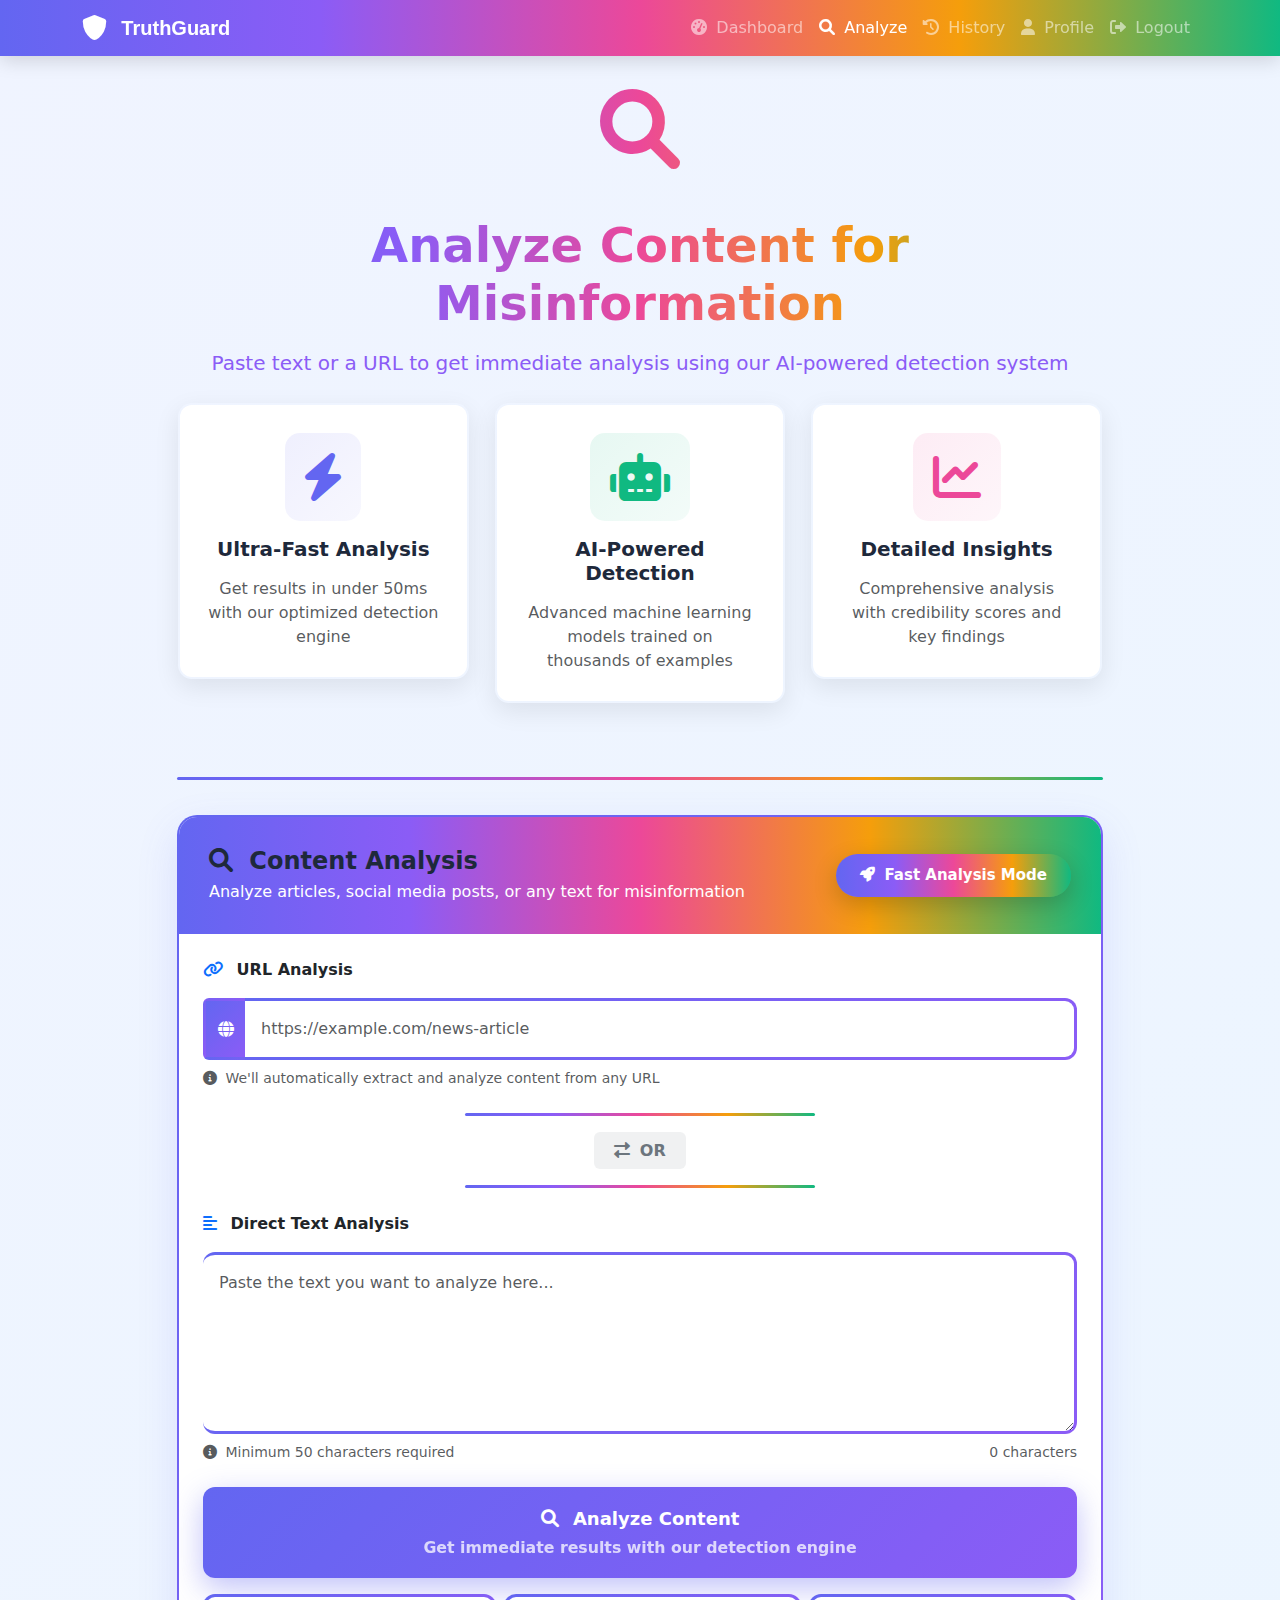
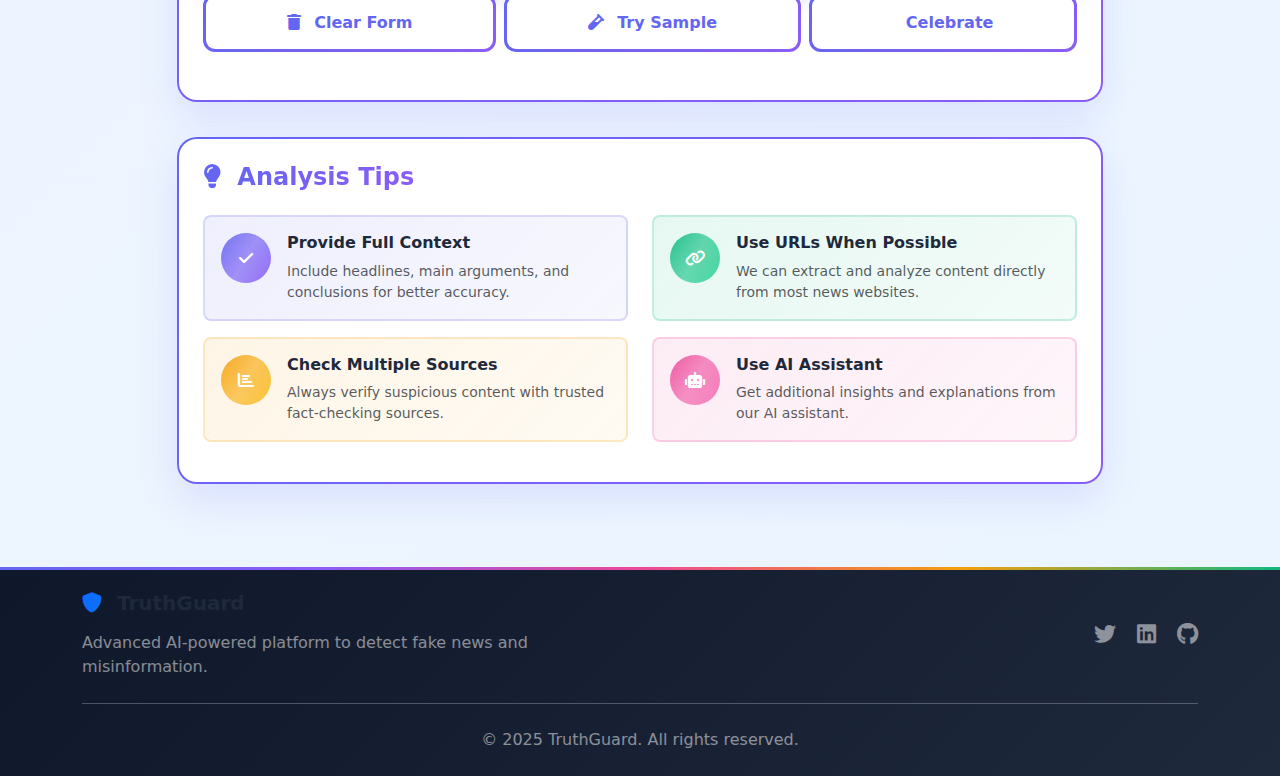
<file: milestone 2 process/templates/analyze.html>
<!DOCTYPE html>
<html lang="en">
<head>
    <meta charset="UTF-8">
    <meta name="viewport" content="width=device-width, initial-scale=1.0">
    <title>TruthGuard - Analyze Content</title>
    <link href="https://cdn.jsdelivr.net/npm/bootstrap@5.1.3/dist/css/bootstrap.min.css" rel="stylesheet">
    <link rel="stylesheet" href="https://cdnjs.cloudflare.com/ajax/libs/font-awesome/6.0.0/css/all.min.css">
    <link rel="stylesheet" href="https://cdnjs.cloudflare.com/ajax/libs/animate.css/4.1.1/animate.min.css">
    <style>
        :root {
            --primary-color: #6366f1;
            --primary-dark: #4f46e5;
            --primary-light: #818cf8;
            --secondary-color: #8b5cf6;
            --success-color: #10b981;
            --warning-color: #f59e0b;
            --danger-color: #ef4444;
            --info-color: #06b6d4;
            --accent-color: #ec4899;
            --dark-color: #1e293b;
            --light-color: #f8fafc;
            --gradient-primary: linear-gradient(135deg, #6366f1 0%, #8b5cf6 100%);
            --gradient-success: linear-gradient(135deg, #10b981 0%, #34d399 100%);
            --gradient-warning: linear-gradient(135deg, #f59e0b 0%, #fbbf24 100%);
            --gradient-danger: linear-gradient(135deg, #ef4444 0%, #f87171 100%);
            --gradient-info: linear-gradient(135deg, #06b6d4 0%, #22d3ee 100%);
            --gradient-accent: linear-gradient(135deg, #ec4899 0%, #f472b6 100%);
            --gradient-dark: linear-gradient(135deg, #0f172a 0%, #1e293b 100%);
            --gradient-rainbow: linear-gradient(90deg,
                #6366f1 0%,
                #8b5cf6 25%,
                #ec4899 50%,
                #f59e0b 75%,
                #10b981 100%
            );
        }

        body {
            background: linear-gradient(135deg, #f0f4ff 0%, #e6f7ff 100%);
            min-height: 100vh;
            font-family: 'Segoe UI', system-ui, -apple-system, sans-serif;
            animation: backgroundPulse 15s ease infinite;
            background-size: 200% 200%;
        }

        @keyframes backgroundPulse {
            0% { background-position: 0% 50%; }
            50% { background-position: 100% 50%; }
            100% { background-position: 0% 50%; }
        }

        .nav-gradient {
            background: var(--gradient-rainbow);
            box-shadow: 0 4px 20px rgba(0, 0, 0, 0.15);
            border-bottom: none;
            animation: navShimmer 3s ease infinite;
        }

        @keyframes navShimmer {
            0% { background-position: 0% 50%; }
            50% { background-position: 100% 50%; }
            100% { background-position: 0% 50%; }
        }

        .main-card {
            border-radius: 20px;
            border: 2px solid transparent;
            background: linear-gradient(white, white) padding-box,
                        var(--gradient-primary) border-box;
            box-shadow: 0 15px 40px rgba(99, 102, 241, 0.15);
            overflow: hidden;
            margin-bottom: 35px;
            transition: all 0.5s cubic-bezier(0.4, 0, 0.2, 1);
            animation: cardFloat 6s ease-in-out infinite;
        }

        @keyframes cardFloat {
            0%, 100% { transform: translateY(0) rotate(0deg); }
            33% { transform: translateY(-10px) rotate(0.5deg); }
            66% { transform: translateY(-5px) rotate(-0.5deg); }
        }

        .main-card:hover {
            transform: translateY(-10px) scale(1.01);
            box-shadow: 0 25px 60px rgba(99, 102, 241, 0.25);
            animation-play-state: paused;
        }

        .card-header-gradient {
            background: var(--gradient-rainbow);
            padding: 30px;
            border: none;
            position: relative;
            overflow: hidden;
        }

        .card-header-gradient::before {
            content: '';
            position: absolute;
            top: 0;
            left: -100%;
            width: 100%;
            height: 100%;
            background: linear-gradient(90deg,
                transparent,
                rgba(255, 255, 255, 0.4),
                transparent
            );
            animation: shine 3s infinite;
        }

        @keyframes shine {
            0% { left: -100%; }
            100% { left: 100%; }
        }

        .result-card {
            background: white;
            border-radius: 20px;
            padding: 35px;
            margin: 30px 0;
            box-shadow: 0 10px 30px rgba(0, 0, 0, 0.1);
            border: 3px solid transparent;
            background-clip: padding-box;
            position: relative;
            overflow: hidden;
            transition: all 0.4s ease;
            animation: slideUp 0.6s ease-out;
        }

        @keyframes slideUp {
            from {
                opacity: 0;
                transform: translateY(30px);
            }
            to {
                opacity: 1;
                transform: translateY(0);
            }
        }

        .result-card::before {
            content: '';
            position: absolute;
            top: -3px;
            left: -3px;
            right: -3px;
            bottom: -3px;
            border-radius: 23px;
            z-index: -1;
            opacity: 0;
            transition: opacity 0.4s ease;
        }

        .result-card:hover::before {
            opacity: 1;
        }

        .result-reliable {
            border-image: var(--gradient-success) 1;
        }
        .result-reliable::before { background: var(--gradient-success); }

        .result-suspicious {
            border-image: var(--gradient-warning) 1;
        }
        .result-suspicious::before { background: var(--gradient-warning); }

        .result-fake {
            border-image: var(--gradient-danger) 1;
        }
        .result-fake::before { background: var(--gradient-danger); }

        .result-unknown {
            border-image: var(--gradient-primary) 1;
        }
        .result-unknown::before { background: var(--gradient-primary); }

        .loading-overlay {
            position: fixed;
            top: 0; left: 0; right: 0; bottom: 0;
            background: rgba(255, 255, 255, 0.98);
            display: none;
            flex-direction: column;
            justify-content: center;
            align-items: center;
            z-index: 9999;
            backdrop-filter: blur(10px);
        }

        .spinner-container {
            position: relative;
            width: 100px;
            height: 100px;
        }

        .spinner {
            position: absolute;
            width: 100%;
            height: 100%;
            border: 8px solid transparent;
            border-radius: 50%;
            animation: spin 1.5s linear infinite;
        }

        .spinner-1 {
            border-top: 8px solid var(--primary-color);
            animation-delay: 0s;
        }

        .spinner-2 {
            border-top: 8px solid var(--secondary-color);
            animation-delay: 0.2s;
        }

        .spinner-3 {
            border-top: 8px solid var(--accent-color);
            animation-delay: 0.4s;
        }

        @keyframes spin {
            0% { transform: rotate(0deg); }
            100% { transform: rotate(360deg); }
        }

        .stats-grid {
            display: grid;
            grid-template-columns: repeat(auto-fit, minmax(160px, 1fr));
            gap: 20px;
            margin: 25px 0;
        }

        .stat-item {
            background: white;
            padding: 25px;
            border-radius: 15px;
            text-align: center;
            box-shadow: 0 8px 25px rgba(0, 0, 0, 0.08);
            transition: all 0.4s ease;
            border: 2px solid transparent;
            position: relative;
            overflow: hidden;
            animation: statPulse 4s ease infinite;
        }

        @keyframes statPulse {
            0%, 100% { transform: translateY(0); }
            50% { transform: translateY(-5px); }
        }

        .stat-item::before {
            content: '';
            position: absolute;
            top: 0;
            left: 0;
            right: 0;
            height: 5px;
        }

        .stat-item:hover {
            transform: translateY(-8px) scale(1.05);
            box-shadow: 0 15px 35px rgba(0, 0, 0, 0.15);
            animation-play-state: paused;
        }

        .stat-item.credibility::before { background: var(--gradient-success); }
        .stat-item.sensationalism::before { background: var(--gradient-warning); }
        .stat-item.words::before { background: var(--gradient-info); }
        .stat-item.time::before { background: var(--gradient-primary); }

        .stat-label {
            font-size: 13px;
            color: var(--secondary-color);
            text-transform: uppercase;
            font-weight: 700;
            letter-spacing: 1px;
            margin-bottom: 10px;
        }

        .stat-value {
            font-size: 32px;
            font-weight: 800;
            background: var(--gradient-primary);
            -webkit-background-clip: text;
            -webkit-text-fill-color: transparent;
            background-clip: text;
            margin: 10px 0;
            font-family: 'Inter', system-ui, -apple-system, sans-serif;
        }

        .score-circle {
            width: 140px;
            height: 140px;
            border-radius: 50%;
            display: flex;
            align-items: center;
            justify-content: center;
            font-size: 32px;
            font-weight: bold;
            color: white;
            margin: 0 auto;
            box-shadow: 0 12px 30px rgba(0, 0, 0, 0.2);
            position: relative;
            overflow: hidden;
            animation: scorePulse 2s ease-in-out infinite;
        }

        @keyframes scorePulse {
            0%, 100% { transform: scale(1); box-shadow: 0 12px 30px rgba(0, 0, 0, 0.2); }
            50% { transform: scale(1.05); box-shadow: 0 15px 40px rgba(0, 0, 0, 0.3); }
        }

        .score-circle::after {
            content: '';
            position: absolute;
            inset: 5px;
            background: inherit;
            border-radius: 50%;
            z-index: 1;
        }

        .score-circle span {
            position: relative;
            z-index: 2;
            text-shadow: 0 2px 10px rgba(0, 0, 0, 0.2);
        }

        .score-high { background: var(--gradient-success); }
        .score-medium { background: var(--gradient-warning); }
        .score-low { background: var(--gradient-danger); }

        .finding-item {
            background: white;
            border-radius: 15px;
            padding: 22px;
            margin-bottom: 18px;
            box-shadow: 0 6px 20px rgba(0, 0, 0, 0.08);
            transition: all 0.4s ease;
            border: 2px solid transparent;
            position: relative;
            overflow: hidden;
            animation: slideIn 0.5s ease-out;
            animation-fill-mode: both;
        }

        @keyframes slideIn {
            from {
                opacity: 0;
                transform: translateX(-20px);
            }
            to {
                opacity: 1;
                transform: translateX(0);
            }
        }

        .finding-item:nth-child(1) { animation-delay: 0.1s; }
        .finding-item:nth-child(2) { animation-delay: 0.2s; }
        .finding-item:nth-child(3) { animation-delay: 0.3s; }
        .finding-item:nth-child(4) { animation-delay: 0.4s; }

        .finding-item::before {
            content: '';
            position: absolute;
            left: 0;
            top: 0;
            bottom: 0;
            width: 8px;
        }

        .finding-item:hover {
            transform: translateX(10px) translateY(-5px);
            box-shadow: 0 12px 30px rgba(0, 0, 0, 0.15);
        }

        .finding-positive { border-color: #10b981; }
        .finding-positive::before { background: var(--gradient-success); }
        .finding-warning { border-color: #f59e0b; }
        .finding-warning::before { background: var(--gradient-warning); }
        .finding-danger { border-color: #ef4444; }
        .finding-danger::before { background: var(--gradient-danger); }

        .btn-primary-glow {
            background: var(--gradient-primary);
            border: none;
            color: white;
            padding: 18px 35px;
            font-size: 18px;
            font-weight: 700;
            border-radius: 12px;
            transition: all 0.4s ease;
            box-shadow: 0 10px 30px rgba(99, 102, 241, 0.4);
            position: relative;
            overflow: hidden;
            animation: buttonGlow 2s ease-in-out infinite;
        }

        @keyframes buttonGlow {
            0%, 100% { box-shadow: 0 10px 30px rgba(99, 102, 241, 0.4); }
            50% { box-shadow: 0 10px 40px rgba(99, 102, 241, 0.6); }
        }

        .btn-primary-glow::before {
            content: '';
            position: absolute;
            top: 0;
            left: -100%;
            width: 100%;
            height: 100%;
            background: linear-gradient(90deg,
                transparent,
                rgba(255, 255, 255, 0.3),
                transparent
            );
            transition: left 0.7s;
        }

        .btn-primary-glow:hover::before {
            left: 100%;
        }

        .btn-primary-glow:hover {
            transform: translateY(-5px) scale(1.03);
            box-shadow: 0 15px 40px rgba(99, 102, 241, 0.6);
            animation-play-state: paused;
        }

        .btn-outline-glow {
            border: 3px solid transparent;
            background: linear-gradient(white, white) padding-box,
                        var(--gradient-primary) border-box;
            color: var(--primary-color);
            padding: 14px 28px;
            font-size: 16px;
            font-weight: 700;
            border-radius: 12px;
            transition: all 0.4s ease;
            position: relative;
            overflow: hidden;
        }

        .btn-outline-glow:hover {
            background: linear-gradient(white, white) padding-box,
                        var(--gradient-rainbow) border-box;
            color: var(--primary-color);
            transform: translateY(-5px);
            box-shadow: 0 10px 30px rgba(99, 102, 241, 0.2);
        }

        .form-control-glow {
            border: 3px solid transparent;
            background: linear-gradient(white, white) padding-box,
                        var(--gradient-primary) border-box;
            border-radius: 12px;
            padding: 16px;
            font-size: 16px;
            transition: all 0.3s ease;
        }

        .form-control-glow:focus {
            box-shadow: 0 0 0 4px rgba(99, 102, 241, 0.2);
            transform: translateY(-2px);
        }

        .analysis-icon {
            font-size: 80px;
            background: var(--gradient-rainbow);
            -webkit-background-clip: text;
            -webkit-text-fill-color: transparent;
            background-clip: text;
            margin-bottom: 25px;
            text-align: center;
            animation: iconFloat 3s ease-in-out infinite;
        }

        @keyframes iconFloat {
            0%, 100% { transform: translateY(0) rotate(0deg); }
            33% { transform: translateY(-15px) rotate(2deg); }
            66% { transform: translateY(-8px) rotate(-2deg); }
        }

        .text-gradient {
            background: var(--gradient-rainbow);
            -webkit-background-clip: text;
            -webkit-text-fill-color: transparent;
            background-clip: text;
            font-weight: 800;
        }

        .result-header {
            display: flex;
            align-items: center;
            justify-content: space-between;
            margin-bottom: 30px;
            padding-bottom: 25px;
            border-bottom: 3px solid #e2e8f0;
            position: relative;
        }

        .result-header::after {
            content: '';
            position: absolute;
            bottom: -3px;
            left: 0;
            width: 150px;
            height: 3px;
            background: var(--gradient-rainbow);
            border-radius: 3px;
            animation: slideRight 3s ease-in-out infinite;
        }

        @keyframes slideRight {
            0% { left: 0; width: 150px; }
            50% { left: calc(100% - 150px); width: 150px; }
            100% { left: 0; width: 150px; }
        }

        .result-title {
            font-size: 32px;
            font-weight: 800;
            margin: 0;
            background: var(--gradient-rainbow);
            -webkit-background-clip: text;
            -webkit-text-fill-color: transparent;
            background-clip: text;
        }

        .performance-badge {
            background: var(--gradient-rainbow);
            color: white;
            padding: 10px 24px;
            border-radius: 50px;
            font-size: 15px;
            font-weight: 700;
            box-shadow: 0 8px 25px rgba(0, 0, 0, 0.2);
            animation: badgePulse 2s ease-in-out infinite;
        }

        @keyframes badgePulse {
            0%, 100% { transform: scale(1); }
            50% { transform: scale(1.05); }
        }

        .feature-card {
            background: white;
            border-radius: 15px;
            padding: 28px;
            margin-bottom: 25px;
            box-shadow: 0 8px 25px rgba(0, 0, 0, 0.08);
            transition: all 0.4s ease;
            border: 3px solid transparent;
            background-clip: padding-box;
            position: relative;
            overflow: hidden;
            animation: featureFloat 6s ease-in-out infinite;
        }

        @keyframes featureFloat {
            0%, 100% { transform: translateY(0); }
            50% { transform: translateY(-10px); }
        }

        .feature-card::before {
            content: '';
            position: absolute;
            top: -3px;
            left: -3px;
            right: -3px;
            bottom: -3px;
            border-radius: 18px;
            z-index: -1;
            opacity: 0;
            transition: opacity 0.4s ease;
        }

        .feature-card:hover::before {
            opacity: 1;
        }

        .feature-card:hover {
            transform: translateY(-12px) scale(1.03);
            box-shadow: 0 15px 40px rgba(0, 0, 0, 0.15);
            animation-play-state: paused;
        }

        .feature-1::before { background: var(--gradient-primary); }
        .feature-2::before { background: var(--gradient-success); }
        .feature-3::before { background: var(--gradient-accent); }

        .feature-1 .feature-icon {
            color: #6366f1;
            background: linear-gradient(135deg, rgba(99, 102, 241, 0.1) 0%, rgba(99, 102, 241, 0.05) 100%);
            padding: 20px;
            border-radius: 15px;
        }
        .feature-2 .feature-icon {
            color: #10b981;
            background: linear-gradient(135deg, rgba(16, 185, 129, 0.1) 0%, rgba(16, 185, 129, 0.05) 100%);
            padding: 20px;
            border-radius: 15px;
        }
        .feature-3 .feature-icon {
            color: #ec4899;
            background: linear-gradient(135deg, rgba(236, 72, 153, 0.1) 0%, rgba(236, 72, 153, 0.05) 100%);
            padding: 20px;
            border-radius: 15px;
        }

        .emoji-badge {
            font-size: 28px;
            margin-right: 15px;
            animation: emojiBounce 2s infinite;
        }

        @keyframes emojiBounce {
            0%, 100% { transform: translateY(0) rotate(0deg); }
            25% { transform: translateY(-8px) rotate(5deg); }
            75% { transform: translateY(-4px) rotate(-5deg); }
        }

        /* Professional Divider */
        .professional-divider {
            height: 3px;
            background: var(--gradient-rainbow);
            border-radius: 3px;
            margin: 35px 0;
            position: relative;
            overflow: hidden;
        }

        .professional-divider::after {
            content: '';
            position: absolute;
            top: 0;
            left: -100%;
            width: 100%;
            height: 100%;
            background: linear-gradient(90deg,
                transparent,
                rgba(255, 255, 255, 0.8),
                transparent
            );
            animation: shine 2s infinite;
        }

        /* Colorful scrollbar */
        ::-webkit-scrollbar {
            width: 12px;
        }

        ::-webkit-scrollbar-track {
            background: linear-gradient(180deg,
                #6366f1,
                #8b5cf6,
                #ec4899,
                #f59e0b,
                #10b981
            );
            border-radius: 10px;
        }

        ::-webkit-scrollbar-thumb {
            background: var(--gradient-rainbow);
            border-radius: 10px;
            border: 3px solid transparent;
            background-clip: content-box;
        }

        ::-webkit-scrollbar-thumb:hover {
            background: var(--gradient-primary);
            border: 2px solid transparent;
            background-clip: content-box;
        }

        /* Badge styles */
        .badge-professional {
            padding: 10px 20px;
            border-radius: 8px;
            font-weight: 700;
            font-size: 14px;
            animation: badgeFloat 3s ease-in-out infinite;
        }

        @keyframes badgeFloat {
            0%, 100% { transform: translateY(0); }
            50% { transform: translateY(-5px); }
        }

        /* Input group styles */
        .input-group-text {
            background: var(--gradient-primary);
            border: 3px solid transparent;
            border-right: none;
            color: white;
            font-weight: 600;
        }

        .form-control {
            border-left: none;
        }

        /* Status indicators */
        .status-indicator {
            display: inline-flex;
            align-items: center;
            padding: 8px 16px;
            border-radius: 25px;
            font-size: 13px;
            font-weight: 700;
            text-transform: uppercase;
            letter-spacing: 0.5px;
            animation: indicatorPulse 3s ease-in-out infinite;
        }

        @keyframes indicatorPulse {
            0%, 100% { transform: scale(1); }
            50% { transform: scale(1.05); }
        }

        .status-reliable {
            background: var(--gradient-success);
            color: white;
            box-shadow: 0 4px 15px rgba(16, 185, 129, 0.3);
        }

        .status-suspicious {
            background: var(--gradient-warning);
            color: white;
            box-shadow: 0 4px 15px rgba(245, 158, 11, 0.3);
        }

        .status-fake {
            background: var(--gradient-danger);
            color: white;
            box-shadow: 0 4px 15px rgba(239, 68, 68, 0.3);
        }

        /* Professional footer */
        .footer-professional {
            background: var(--gradient-dark);
            position: relative;
            overflow: hidden;
        }

        .footer-professional::before {
            content: '';
            position: absolute;
            top: 0;
            left: 0;
            right: 0;
            height: 3px;
            background: var(--gradient-rainbow);
            animation: slideRight 4s linear infinite;
        }

        /* Floating particles */
        .floating-particles {
            position: fixed;
            top: 0;
            left: 0;
            width: 100%;
            height: 100%;
            pointer-events: none;
            z-index: 1;
            overflow: hidden;
        }

        .particle {
            position: absolute;
            width: 6px;
            height: 6px;
            border-radius: 50%;
            opacity: 0.6;
            animation: particleFloat 20s infinite linear;
        }

        @keyframes particleFloat {
            0% {
                transform: translateY(100vh) translateX(0) rotate(0deg);
                opacity: 0;
            }
            10% {
                opacity: 0.6;
            }
            90% {
                opacity: 0.6;
            }
            100% {
                transform: translateY(-100px) translateX(100px) rotate(720deg);
                opacity: 0;
            }
        }

        /* Responsive adjustments */
        @media (max-width: 768px) {
            .stats-grid {
                grid-template-columns: repeat(2, 1fr);
            }

            .result-card {
                padding: 25px;
            }

            .score-circle {
                width: 120px;
                height: 120px;
                font-size: 28px;
            }

            .analysis-icon {
                font-size: 60px;
            }

            .result-title {
                font-size: 26px;
            }

            .btn-primary-glow {
                padding: 16px 28px;
                font-size: 16px;
            }
        }

        /* Typography improvements */
        h1, h2, h3, h4, h5, h6 {
            font-family: 'Inter', system-ui, -apple-system, sans-serif;
            font-weight: 700;
            color: var(--dark-color);
        }

        .lead {
            color: var(--secondary-color);
            font-weight: 500;
            font-size: 1.25rem;
        }

        /* Success animation */
        .animate-success {
            animation: successPop 0.5s cubic-bezier(0.175, 0.885, 0.32, 1.275);
        }

        @keyframes successPop {
            0% { transform: scale(0.8); opacity: 0; }
            70% { transform: scale(1.1); }
            100% { transform: scale(1); opacity: 1; }
        }

        /* Shine effect */
        .shine-effect {
            position: relative;
            overflow: hidden;
        }

        .shine-effect::after {
            content: '';
            position: absolute;
            top: -50%;
            left: -50%;
            width: 200%;
            height: 200%;
            background: linear-gradient(
                to right,
                rgba(255, 255, 255, 0) 0%,
                rgba(255, 255, 255, 0.3) 50%,
                rgba(255, 255, 255, 0) 100%
            );
            transform: rotate(30deg);
            animation: shineMove 3s infinite;
        }

        @keyframes shineMove {
            0% { left: -50%; }
            100% { left: 150%; }
        }

        /* Colorful hover effects */
        .color-hover:hover {
            filter: brightness(1.1);
            transition: filter 0.3s ease;
        }
    </style>
</head>
<body>
    <!-- Floating Particles -->
    <div class="floating-particles" id="particles"></div>

    <!-- Navigation -->
    <nav class="navbar navbar-expand-lg navbar-dark nav-gradient fixed-top">
        <div class="container">
            <a class="navbar-brand" href="/" style="color: white;">
                <i class="fas fa-shield-alt fa-lg me-2"></i>
                <span class="fw-bold" style="font-family: 'Inter', sans-serif;">TruthGuard</span>
            </a>
            <button class="navbar-toggler" type="button" data-bs-toggle="collapse" data-bs-target="#navbarNav">
                <span class="navbar-toggler-icon"></span>
            </button>
            <div class="collapse navbar-collapse" id="navbarNav">
                <ul class="navbar-nav ms-auto">
                    <li class="nav-item">
                        <a class="nav-link" href="/dashboard">
                            <i class="fas fa-tachometer-alt me-1"></i> Dashboard
                        </a>
                    </li>
                    <li class="nav-item">
                        <a class="nav-link active" href="/analyze">
                            <i class="fas fa-search me-1"></i> Analyze
                        </a>
                    </li>
                    <li class="nav-item">
                        <a class="nav-link" href="/history">
                            <i class="fas fa-history me-1"></i> History
                        </a>
                    </li>
                    <li class="nav-item">
                        <a class="nav-link" href="/profile">
                            <i class="fas fa-user me-1"></i> Profile
                        </a>
                    </li>
                    <li class="nav-item">
                        <a class="nav-link" href="/logout">
                            <i class="fas fa-sign-out-alt me-1"></i> Logout
                        </a>
                    </li>
                </ul>
            </div>
        </div>
    </nav>

    <!-- Main Content -->
    <div class="container mt-5 pt-4">
        <div class="row">
            <div class="col-lg-10 mx-auto">
                <!-- Header -->
                <div class="text-center mb-5 animate__animated animate__fadeIn">
                    <div class="analysis-icon">
                        <i class="fas fa-search"></i>
                    </div>
                    <h1 class="display-5 fw-bold mb-3 text-gradient">Analyze Content for Misinformation</h1>
                    <p class="lead mb-4">Paste text or a URL to get immediate analysis using our AI-powered detection system</p>

                    <!-- Features -->
                    <div class="row mb-4">
                        <div class="col-md-4">
                            <div class="feature-card feature-1">
                                <div class="text-center mb-3">
                                    <i class="fas fa-bolt fa-3x feature-icon mb-3"></i>
                                    <h5 class="fw-bold">Ultra-Fast Analysis</h5>
                                </div>
                                <p class="text-muted mb-0">Get results in under 50ms with our optimized detection engine</p>
                            </div>
                        </div>
                        <div class="col-md-4">
                            <div class="feature-card feature-2">
                                <div class="text-center mb-3">
                                    <i class="fas fa-robot fa-3x feature-icon mb-3"></i>
                                    <h5 class="fw-bold">AI-Powered Detection</h5>
                                </div>
                                <p class="text-muted mb-0">Advanced machine learning models trained on thousands of examples</p>
                            </div>
                        </div>
                        <div class="col-md-4">
                            <div class="feature-card feature-3">
                                <div class="text-center mb-3">
                                    <i class="fas fa-chart-line fa-3x feature-icon mb-3"></i>
                                    <h5 class="fw-bold">Detailed Insights</h5>
                                </div>
                                <p class="text-muted mb-0">Comprehensive analysis with credibility scores and key findings</p>
                            </div>
                        </div>
                    </div>
                </div>

                <!-- Professional Divider -->
                <div class="professional-divider"></div>

                <!-- Analysis Form -->
                <div class="main-card animate__animated animate__fadeInUp">
                    <div class="card-header-gradient text-white">
                        <div class="d-flex justify-content-between align-items-center">
                            <div>
                                <h4 class="mb-1"><i class="fas fa-search me-2"></i> Content Analysis</h4>
                                <p class="mb-0 opacity-90">Analyze articles, social media posts, or any text for misinformation</p>
                            </div>
                            <div class="performance-badge">
                                <i class="fas fa-rocket me-1"></i> Fast Analysis Mode
                            </div>
                        </div>
                    </div>
                    <div class="card-body p-4">
                        <form id="analysisForm">
                            <div class="mb-4">
                                <label for="url" class="form-label fw-bold text-dark mb-3">
                                    <i class="fas fa-link me-2 text-primary"></i> URL Analysis
                                </label>
                                <div class="input-group">
                                    <span class="input-group-text">
                                        <i class="fas fa-globe"></i>
                                    </span>
                                    <input type="url" class="form-control form-control-glow" id="url" name="url"
                                           placeholder="https://example.com/news-article">
                                </div>
                                <small class="text-muted mt-2 d-block">
                                    <i class="fas fa-info-circle me-1"></i> We'll automatically extract and analyze content from any URL
                                </small>
                            </div>

                            <div class="text-center my-4">
                                <div class="professional-divider" style="width: 40%; margin: 0 auto 10px;"></div>
                                <div class="my-3">
                                    <span class="badge bg-secondary bg-opacity-10 text-secondary" style="font-size: 16px; padding: 10px 20px;">
                                        <i class="fas fa-exchange-alt me-1"></i> OR
                                    </span>
                                </div>
                                <div class="professional-divider" style="width: 40%; margin: 10px auto 0;"></div>
                            </div>

                            <div class="mb-4">
                                <label for="content" class="form-label fw-bold text-dark mb-3">
                                    <i class="fas fa-align-left me-2 text-primary"></i> Direct Text Analysis
                                </label>
                                <textarea class="form-control form-control-glow" id="content" name="content"
                                          rows="6" placeholder="Paste the text you want to analyze here..."></textarea>
                                <div class="d-flex justify-content-between mt-2">
                                    <small class="text-muted">
                                        <i class="fas fa-info-circle me-1"></i> Minimum 50 characters required
                                    </small>
                                    <small class="text-muted">
                                        <span id="charCount">0</span> characters
                                    </small>
                                </div>
                            </div>

                            <div class="d-grid gap-3 mt-4">
                                <button type="submit" class="btn btn-primary-glow">
                                    <i class="fas fa-search me-2"></i> Analyze Content
                                    <small class="d-block opacity-75 mt-1">Get immediate results with our detection engine</small>
                                </button>
                                <div class="d-flex gap-2">
                                    <button type="button" class="btn btn-outline-glow flex-grow-1" onclick="clearForm()">
                                        <i class="fas fa-trash me-2"></i> Clear Form
                                    </button>
                                    <button type="button" class="btn btn-outline-glow flex-grow-1" onclick="loadSample()">
                                        <i class="fas fa-vial me-2"></i> Try Sample
                                    </button>
                                    <button type="button" class="btn btn-outline-glow flex-grow-1" onclick="triggerConfetti()">
                                        <i class="fas fa-fireworks me-2"></i> Celebrate
                                    </button>
                                </div>
                            </div>
                        </form>

                        <!-- Loading Overlay -->
                        <div id="loading" class="loading-overlay">
                            <div class="text-center">
                                <div class="spinner-container">
                                    <div class="spinner spinner-1"></div>
                                    <div class="spinner spinner-2"></div>
                                    <div class="spinner spinner-3"></div>
                                </div>
                                <h4 class="mt-4 fw-bold text-gradient">Analyzing Content</h4>
                                <p class="text-muted">Our AI is scanning the content for misinformation indicators...</p>
                                <div class="mt-4">
                                    <div class="professional-divider" style="width: 300px; margin: 0 auto;"></div>
                                </div>
                                <div class="mt-4">
                                    <div class="badge-professional" style="background: var(--gradient-primary); color: white;">
                                        <i class="fas fa-cog fa-spin me-2"></i> Processing Analysis
                                    </div>
                                </div>
                            </div>
                        </div>

                        <!-- Results Container -->
                        <div id="results" class="mt-4"></div>
                    </div>
                </div>

                <!-- Tips Section -->
                <div class="main-card animate__animated animate__fadeInUp animate__delay-1s">
                    <div class="card-body p-4">
                        <h4 class="fw-bold mb-4 text-gradient">
                            <i class="fas fa-lightbulb me-2"></i> Analysis Tips
                        </h4>
                        <div class="row">
                            <div class="col-md-6 mb-3">
                                <div class="d-flex align-items-start hover-lift p-3 rounded-3" style="background: linear-gradient(135deg, rgba(99, 102, 241, 0.1) 0%, rgba(99, 102, 241, 0.05) 100%); border: 2px solid rgba(99, 102, 241, 0.2);">
                                    <div class="me-3">
                                        <div class="rounded-circle d-flex align-items-center justify-content-center shine-effect"
                                             style="width: 50px; height: 50px; background: var(--gradient-primary);">
                                            <i class="fas fa-check text-white"></i>
                                        </div>
                                    </div>
                                    <div>
                                        <h6 class="fw-bold mb-2">Provide Full Context</h6>
                                        <p class="text-muted small mb-0">Include headlines, main arguments, and conclusions for better accuracy.</p>
                                    </div>
                                </div>
                            </div>
                            <div class="col-md-6 mb-3">
                                <div class="d-flex align-items-start hover-lift p-3 rounded-3" style="background: linear-gradient(135deg, rgba(16, 185, 129, 0.1) 0%, rgba(16, 185, 129, 0.05) 100%); border: 2px solid rgba(16, 185, 129, 0.2);">
                                    <div class="me-3">
                                        <div class="rounded-circle d-flex align-items-center justify-content-center shine-effect"
                                             style="width: 50px; height: 50px; background: var(--gradient-success);">
                                            <i class="fas fa-link text-white"></i>
                                        </div>
                                    </div>
                                    <div>
                                        <h6 class="fw-bold mb-2">Use URLs When Possible</h6>
                                        <p class="text-muted small mb-0">We can extract and analyze content directly from most news websites.</p>
                                    </div>
                                </div>
                            </div>
                            <div class="col-md-6 mb-3">
                                <div class="d-flex align-items-start hover-lift p-3 rounded-3" style="background: linear-gradient(135deg, rgba(245, 158, 11, 0.1) 0%, rgba(245, 158, 11, 0.05) 100%); border: 2px solid rgba(245, 158, 11, 0.2);">
                                    <div class="me-3">
                                        <div class="rounded-circle d-flex align-items-center justify-content-center shine-effect"
                                             style="width: 50px; height: 50px; background: var(--gradient-warning);">
                                            <i class="fas fa-chart-bar text-white"></i>
                                        </div>
                                    </div>
                                    <div>
                                        <h6 class="fw-bold mb-2">Check Multiple Sources</h6>
                                        <p class="text-muted small mb-0">Always verify suspicious content with trusted fact-checking sources.</p>
                                    </div>
                                </div>
                            </div>
                            <div class="col-md-6 mb-3">
                                <div class="d-flex align-items-start hover-lift p-3 rounded-3" style="background: linear-gradient(135deg, rgba(236, 72, 153, 0.1) 0%, rgba(236, 72, 153, 0.05) 100%); border: 2px solid rgba(236, 72, 153, 0.2);">
                                    <div class="me-3">
                                        <div class="rounded-circle d-flex align-items-center justify-content-center shine-effect"
                                             style="width: 50px; height: 50px; background: var(--gradient-accent);">
                                            <i class="fas fa-robot text-white"></i>
                                        </div>
                                    </div>
                                    <div>
                                        <h6 class="fw-bold mb-2">Use AI Assistant</h6>
                                        <p class="text-muted small mb-0">Get additional insights and explanations from our AI assistant.</p>
                                    </div>
                                </div>
                            </div>
                        </div>
                    </div>
                </div>
            </div>
        </div>
    </div>

    <!-- Footer -->
    <footer class="footer-professional text-white mt-5 py-4">
        <div class="container">
            <div class="row align-items-center">
                <div class="col-md-6">
                    <h5 class="mb-3">
                        <i class="fas fa-shield-alt me-2 text-primary"></i> TruthGuard
                    </h5>
                    <p class="text-white-50 mb-0">Advanced AI-powered platform to detect fake news and misinformation.</p>
                </div>
                <div class="col-md-6 text-md-end">
                    <div class="social-links">
                        <a href="#" class="text-white-50 me-3 hover-lift d-inline-block" style="font-size: 22px;"><i class="fab fa-twitter"></i></a>
                        <a href="#" class="text-white-50 me-3 hover-lift d-inline-block" style="font-size: 22px;"><i class="fab fa-linkedin"></i></a>
                        <a href="#" class="text-white-50 hover-lift d-inline-block" style="font-size: 22px;"><i class="fab fa-github"></i></a>
                    </div>
                </div>
            </div>
            <hr class="bg-white-10 my-4">
            <div class="text-center">
                <p class="mb-0 text-white-50">&copy; 2025 TruthGuard. All rights reserved.</p>
            </div>
        </div>
    </footer>

    <script src="https://cdn.jsdelivr.net/npm/bootstrap@5.1.3/dist/js/bootstrap.bundle.min.js"></script>
    <script>
    // Create floating particles
    function createParticles() {
        const particlesContainer = document.getElementById('particles');
        const colors = ['#6366f1', '#8b5cf6', '#ec4899', '#f59e0b', '#10b981', '#06b6d4'];

        for (let i = 0; i < 40; i++) {
            const particle = document.createElement('div');
            particle.className = 'particle';
            particle.style.left = Math.random() * 100 + 'vw';
            particle.style.animationDelay = Math.random() * 20 + 's';
            particle.style.animationDuration = 15 + Math.random() * 20 + 's';
            particle.style.width = particle.style.height = Math.random() * 8 + 4 + 'px';
            particle.style.background = colors[Math.floor(Math.random() * colors.length)];
            particle.style.opacity = Math.random() * 0.4 + 0.2;
            particlesContainer.appendChild(particle);
        }
    }

    // Create confetti effect
    function createConfetti() {
        const container = document.querySelector('.main-card');
        const colors = ['#6366f1', '#8b5cf6', '#ec4899', '#f59e0b', '#10b981'];

        for (let i = 0; i < 50; i++) {
            const confetti = document.createElement('div');
            confetti.style.position = 'absolute';
            confetti.style.width = Math.random() * 10 + 5 + 'px';
            confetti.style.height = Math.random() * 10 + 5 + 'px';
            confetti.style.background = colors[Math.floor(Math.random() * colors.length)];
            confetti.style.borderRadius = Math.random() > 0.5 ? '50%' : '0';
            confetti.style.left = Math.random() * 100 + '%';
            confetti.style.top = '-20px';
            confetti.style.opacity = '0.8';
            confetti.style.zIndex = '9998';

            container.appendChild(confetti);

            // Animate confetti
            const animation = confetti.animate([
                { transform: 'translateY(0) rotate(0deg)', opacity: 1 },
                { transform: `translateY(${window.innerHeight}px) rotate(${Math.random() * 720}deg)`, opacity: 0 }
            ], {
                duration: 2000 + Math.random() * 2000,
                easing: 'cubic-bezier(0.215, 0.61, 0.355, 1)'
            });

            animation.onfinish = () => confetti.remove();
        }
    }

    // Show/hide loading
    function showLoading(show = true) {
        document.getElementById('loading').style.display = show ? 'flex' : 'none';
    }

    // Clear form
    function clearForm() {
        document.getElementById('analysisForm').reset();
        document.getElementById('results').innerHTML = '';
        document.getElementById('charCount').textContent = '0';
        document.getElementById('content').style.height = 'auto';
        createConfetti();
    }

    // Trigger confetti
    function triggerConfetti() {
        createConfetti();
        showNotification('🎉 Time to celebrate! Enjoy the confetti!', 'info');
    }

    // Load sample text
    function loadSample() {
        const sampleText = `🌟 BREAKING: Exciting New Health Study Reveals Benefits!

A comprehensive new study published in the "Journal of Medical Research" reveals that regular coffee consumption may be associated with positive health outcomes. According to researchers, moderate coffee intake could potentially offer certain health benefits.

The study followed a large group of participants over an extended period, examining various health metrics. While the findings are promising, experts emphasize that more research is needed to fully understand the implications.

Important Note: This information is for educational purposes only. Always consult healthcare professionals for medical advice.`;

        document.getElementById('content').value = sampleText;
        document.getElementById('content').dispatchEvent(new Event('input'));
        createConfetti();
    }

    // Character counter
    document.getElementById('content')?.addEventListener('input', function() {
        const count = this.value.length;
        const charCount = document.getElementById('charCount');
        charCount.textContent = count;

        // Auto-resize
        this.style.height = 'auto';
        this.style.height = Math.min(this.scrollHeight, 300) + 'px';

        // Color animation based on length
        charCount.style.transition = 'all 0.3s ease';
        if (count < 50) {
            charCount.style.color = '#ef4444';
            charCount.style.transform = 'scale(1.2)';
            charCount.innerHTML = `<span class="badge bg-danger animate__animated animate__pulse">${count}</span>`;
        } else if (count < 100) {
            charCount.style.color = '#f59e0b';
            charCount.style.transform = 'scale(1.1)';
            charCount.innerHTML = `<span class="badge bg-warning">${count}</span>`;
        } else {
            charCount.style.color = '#10b981';
            charCount.style.transform = 'scale(1)';
            charCount.innerHTML = `<span class="badge bg-success">${count}</span>`;
        }

        // Reset transform
        setTimeout(() => {
            charCount.style.transform = 'scale(1)';
        }, 300);
    });

    // Replace the entire form submission handler with this corrected version:
document.getElementById('analysisForm').addEventListener('submit', async function(e) {
    e.preventDefault();

    const content = document.getElementById('content').value.trim();
    const url = document.getElementById('url').value.trim();

    if (!content && !url) {
        showNotification('Please provide text or URL to analyze', 'warning');
        return;
    }

    if (content && content.length < 50) {
        showNotification('Text must be at least 50 characters', 'warning');
        return;
    }

    showLoading(true);
    document.getElementById('results').innerHTML = '';
    createConfetti();

    try {
        // Prepare form data
        const formData = new FormData();
        formData.append('content', content);
        if (url) formData.append('url', url);

        // Make actual API call to backend
        const response = await fetch('/analyze', {
            method: 'POST',
            body: formData,
            headers: {
                'X-Requested-With': 'XMLHttpRequest'
            }
        });

        const data = await response.json();

        showLoading(false);

        if (data.success) {
            displayResults(data);
            showNotification('🎉 Analysis completed successfully! Saved to history.', 'success');
            createConfetti();

            // Add success animation to result card
            setTimeout(() => {
                const resultCard = document.querySelector('.result-card');
                if (resultCard) {
                    resultCard.classList.add('animate-success');
                }
            }, 100);
        } else {
            showNotification(data.error || 'Analysis failed', 'danger');
        }
    } catch (error) {
        showLoading(false);
        showNotification('Network error. Please try again.', 'danger');
        console.error('Analysis error:', error);
    }
});

// Update the displayResults function to use real data:
function displayResults(data) {
    const resultsDiv = document.getElementById('results');

    let badgeClass, borderClass, scoreClass, statusClass, badgeIcon, badgeGradient;
    switch(data.classification) {
        case 'RELIABLE':
            badgeClass = 'bg-success bg-opacity-20 text-success';
            borderClass = 'result-reliable';
            scoreClass = 'score-high';
            statusClass = 'status-reliable';
            badgeIcon = 'fa-check-circle';
            badgeGradient = 'var(--gradient-success)';
            break;
        case 'SUSPICIOUS':
            badgeClass = 'bg-warning bg-opacity-20 text-warning';
            borderClass = 'result-suspicious';
            scoreClass = 'score-medium';
            statusClass = 'status-suspicious';
            badgeIcon = 'fa-exclamation-triangle';
            badgeGradient = 'var(--gradient-warning)';
            break;
        case 'FAKE':
            badgeClass = 'bg-danger bg-opacity-20 text-danger';
            borderClass = 'result-fake';
            scoreClass = 'score-low';
            statusClass = 'status-fake';
            badgeIcon = 'fa-times-circle';
            badgeGradient = 'var(--gradient-danger)';
            break;
        default:
            badgeClass = 'bg-secondary bg-opacity-20 text-secondary';
            borderClass = 'result-unknown';
            scoreClass = 'score-low';
            statusClass = 'status-suspicious';
            badgeIcon = 'fa-question-circle';
            badgeGradient = 'var(--gradient-primary)';
    }

    // Enhanced finding type classes with animations
    let findingsHTML = '';
    if (data.key_findings && data.key_findings.length > 0) {
        findingsHTML = `
            <div class="mt-4">
                <h5 class="fw-bold mb-3 text-gradient">
                    <i class="fas fa-search me-2"></i> Key Findings
                </h5>
                <div class="row">
                    ${data.key_findings.map((finding, index) => {
                        let findingClass = 'finding-positive';
                        let iconColor = 'text-success';
                        let icon = finding.icon || '✅';

                        if (finding.type === 'warning' || finding.icon === '⚠️') {
                            findingClass = 'finding-warning';
                            iconColor = 'text-warning';
                            icon = finding.icon || '⚠️';
                        }
                        if (finding.type === 'danger' || finding.icon === '🚨') {
                            findingClass = 'finding-danger';
                            iconColor = 'text-danger';
                            icon = finding.icon || '🚨';
                        }

                        return `
                            <div class="col-md-6 mb-3">
                                <div class="finding-item ${findingClass}" style="animation-delay: ${index * 0.1}s">
                                    <div class="d-flex align-items-start">
                                        <div class="emoji-badge">${icon}</div>
                                        <div>
                                            <h6 class="fw-bold mb-2 ${iconColor}">${finding.title || finding.type}</h6>
                                            <p class="text-muted mb-0 small">${finding.description || finding.title}</p>
                                        </div>
                                    </div>
                                </div>
                            </div>
                        `;
                    }).join('')}
                </div>
            </div>
        `;
    }

    resultsDiv.innerHTML = `
        <div class="result-card ${borderClass} animate-fade-in-up">
            <div class="result-header">
                <div>
                    <h3 class="result-title mb-2">Analysis Results</h3>
                    <div class="d-flex align-items-center flex-wrap gap-2">
                        <span class="badge ${badgeClass} badge-professional" style="background: ${badgeGradient}; color: white;">
                            <i class="fas ${badgeIcon} me-1"></i>
                            ${data.classification}
                        </span>
                        <span class="status-indicator ${statusClass}">
                            ${data.confidence || 0}% confidence
                        </span>
                        ${data.cached ?
                            '<span class="badge bg-info bg-opacity-20 text-info badge-professional" style="background: var(--gradient-info); color: white;"><i class="fas fa-bolt me-1"></i>Cached</span>' :
                            '<span class="badge bg-primary bg-opacity-20 text-primary badge-professional" style="background: var(--gradient-primary); color: white;"><i class="fas fa-sync me-1"></i>Live</span>'
                        }
                        ${data.is_quick ? '<span class="badge bg-success bg-opacity-20 text-success badge-professional" style="background: var(--gradient-success); color: white;"><i class="fas fa-bolt me-1"></i>Quick Analysis</span>' : ''}
                    </div>
                </div>
                <div class="performance-badge">
                    <i class="fas fa-stopwatch me-1"></i> ${data.processing_ms || 0}ms
                </div>
            </div>

            <div class="row align-items-center">
                <div class="col-md-8">
                    <div class="stats-grid mb-4">
                        <div class="stat-item credibility">
                            <div class="stat-label">
                                <i class="fas fa-shield-alt me-1"></i> Credibility
                            </div>
                            <div class="stat-value">${data.credibility || 0}/10</div>
                            <small class="text-muted">Content reliability</small>
                        </div>
                        <div class="stat-item sensationalism">
                            <div class="stat-label">
                                <i class="fas fa-exclamation-triangle me-1"></i> Sensationalism
                            </div>
                            <div class="stat-value">${data.sensationalism || 0}/10</div>
                            <small class="text-muted">Emotional language</small>
                        </div>
                        <div class="stat-item words">
                            <div class="stat-label">
                                <i class="fas fa-file-word me-1"></i> Words
                            </div>
                            <div class="stat-value">${data.word_count || 0}</div>
                            <small class="text-muted">Analyzed</small>
                        </div>
                        <div class="stat-item time">
                            <div class="stat-label">
                                <i class="fas fa-bolt me-1"></i> Speed
                            </div>
                            <div class="stat-value">${data.processing_ms || 0}ms</div>
                            <small class="text-muted">Processing time</small>
                        </div>
                    </div>
                </div>

                <div class="col-md-4 text-center">
                    <div class="score-circle ${scoreClass} mb-3">
                        <span>${data.confidence || 0}%</span>
                    </div>
                    <p class="text-muted small mb-0">Confidence Score</p>
                </div>
            </div>

            ${findingsHTML}

            <div class="mt-4 pt-3 border-top">
                <div class="d-flex justify-content-between align-items-center flex-wrap gap-2">
                    <small class="text-muted">
                        <i class="fas fa-info-circle me-1"></i> Analysis completed and saved to history
                    </small>
                    <div class="d-flex gap-2">
                        <a href="/history" class="btn btn-sm btn-outline-primary">
                            <i class="fas fa-history me-1"></i> View History
                        </a>
                        <a href="/analyze" class="btn btn-sm btn-outline-secondary">
                            <i class="fas fa-redo me-1"></i> New Analysis
                        </a>
                        ${data.gemini_available ?
                            `<button class="btn btn-sm btn-outline-success" onclick="requestDetailedAnalysis()">
                                <i class="fas fa-robot me-1"></i> Get AI Analysis
                            </button>` : ''
                        }
                    </div>
                </div>
            </div>
        </div>
    `;
}

// Add this function for AI analysis
function requestDetailedAnalysis() {
    const content = document.getElementById('content').value.trim();
    if (!content || content.length < 50) {
        showNotification('Please provide content for AI analysis', 'warning');
        return;
    }

    showLoading(true);

    fetch('/api/gemini/analyze', {
        method: 'POST',
        headers: {
            'Content-Type': 'application/json',
            'X-Requested-With': 'XMLHttpRequest'
        },
        body: JSON.stringify({ content: content })
    })
    .then(response => response.json())
    .then(data => {
        showLoading(false);
        if (data.success) {
            showNotification('🤖 Gemini AI analysis completed! Check history for details.', 'success');
            createConfetti();
        } else {
            showNotification(data.error || 'AI analysis failed', 'danger');
        }
    })
    .catch(error => {
        showLoading(false);
        showNotification('Network error. Please try again.', 'danger');
        console.error('AI analysis error:', error);
    });
}
    // Display results
    function displayResults(data) {
        const resultsDiv = document.getElementById('results');

        let badgeClass, borderClass, scoreClass, statusClass, badgeIcon, badgeGradient;
        switch(data.classification) {
            case 'RELIABLE':
                badgeClass = 'bg-success bg-opacity-20 text-success';
                borderClass = 'result-reliable';
                scoreClass = 'score-high';
                statusClass = 'status-reliable';
                badgeIcon = 'fa-check-circle';
                badgeGradient = 'var(--gradient-success)';
                break;
            case 'SUSPICIOUS':
                badgeClass = 'bg-warning bg-opacity-20 text-warning';
                borderClass = 'result-suspicious';
                scoreClass = 'score-medium';
                statusClass = 'status-suspicious';
                badgeIcon = 'fa-exclamation-triangle';
                badgeGradient = 'var(--gradient-warning)';
                break;
            case 'FAKE':
                badgeClass = 'bg-danger bg-opacity-20 text-danger';
                borderClass = 'result-fake';
                scoreClass = 'score-low';
                statusClass = 'status-fake';
                badgeIcon = 'fa-times-circle';
                badgeGradient = 'var(--gradient-danger)';
                break;
            default:
                badgeClass = 'bg-secondary bg-opacity-20 text-secondary';
                borderClass = 'result-unknown';
                scoreClass = 'score-low';
                statusClass = 'status-suspicious';
                badgeIcon = 'fa-question-circle';
                badgeGradient = 'var(--gradient-primary)';
        }

        // Enhanced finding type classes with animations
        let findingsHTML = '';
        if (data.key_findings && data.key_findings.length > 0) {
            findingsHTML = `
                <div class="mt-4">
                    <h5 class="fw-bold mb-3 text-gradient">
                        <i class="fas fa-search me-2"></i> Key Findings
                    </h5>
                    <div class="row">
                        ${data.key_findings.map((finding, index) => {
                            let findingClass = 'finding-positive';
                            let iconColor = 'text-success';
                            if (finding.type === 'warning') {
                                findingClass = 'finding-warning';
                                iconColor = 'text-warning';
                            }
                            if (finding.type === 'danger') {
                                findingClass = 'finding-danger';
                                iconColor = 'text-danger';
                            }

                            return `
                                <div class="col-md-6 mb-3">
                                    <div class="finding-item ${findingClass}" style="animation-delay: ${index * 0.1}s">
                                        <div class="d-flex align-items-start">
                                            <div class="emoji-badge">${finding.icon}</div>
                                            <div>
                                                <h6 class="fw-bold mb-2 ${iconColor}">${finding.title}</h6>
                                                <p class="text-muted mb-0 small">${finding.description}</p>
                                            </div>
                                        </div>
                                    </div>
                                </div>
                            `;
                        }).join('')}
                    </div>
                </div>
            `;
        }

        resultsDiv.innerHTML = `
            <div class="result-card ${borderClass} animate-fade-in-up">
                <div class="result-header">
                    <div>
                        <h3 class="result-title mb-2">Analysis Results</h3>
                        <div class="d-flex align-items-center flex-wrap gap-2">
                            <span class="badge ${badgeClass} badge-professional" style="background: ${badgeGradient}; color: white;">
                                <i class="fas ${badgeIcon} me-1"></i>
                                ${data.classification}
                            </span>
                            <span class="status-indicator ${statusClass}">
                                ${data.confidence}% confidence
                            </span>
                            ${data.cached ?
                                '<span class="badge bg-info bg-opacity-20 text-info badge-professional" style="background: var(--gradient-info); color: white;"><i class="fas fa-bolt me-1"></i>Cached</span>' :
                                '<span class="badge bg-primary bg-opacity-20 text-primary badge-professional" style="background: var(--gradient-primary); color: white;"><i class="fas fa-sync me-1"></i>Live</span>'
                            }
                        </div>
                    </div>
                    <div class="performance-badge">
                        <i class="fas fa-stopwatch me-1"></i> ${data.processing_ms}ms
                    </div>
                </div>

                <div class="row align-items-center">
                    <div class="col-md-8">
                        <div class="stats-grid mb-4">
                            <div class="stat-item credibility">
                                <div class="stat-label">
                                    <i class="fas fa-shield-alt me-1"></i> Credibility
                                </div>
                                <div class="stat-value">${data.credibility}/10</div>
                                <small class="text-muted">Content reliability</small>
                            </div>
                            <div class="stat-item sensationalism">
                                <div class="stat-label">
                                    <i class="fas fa-exclamation-triangle me-1"></i> Sensationalism
                                </div>
                                <div class="stat-value">${data.sensationalism}/10</div>
                                <small class="text-muted">Emotional language</small>
                            </div>
                            <div class="stat-item words">
                                <div class="stat-label">
                                    <i class="fas fa-file-word me-1"></i> Words
                                </div>
                                <div class="stat-value">${data.word_count}</div>
                                <small class="text-muted">Analyzed</small>
                            </div>
                            <div class="stat-item time">
                                <div class="stat-label">
                                    <i class="fas fa-bolt me-1"></i> Speed
                                </div>
                                <div class="stat-value">${data.processing_ms}ms</div>
                                <small class="text-muted">Processing time</small>
                            </div>
                        </div>
                    </div>

                    <div class="col-md-4 text-center">
                        <div class="score-circle ${scoreClass} mb-3">
                            <span>${data.confidence}%</span>
                        </div>
                        <p class="text-muted small mb-0">Confidence Score</p>
                    </div>
                </div>

                ${findingsHTML}

                <div class="mt-4 pt-3 border-top">
                    <div class="d-flex justify-content-between align-items-center flex-wrap gap-2">
                        <small class="text-muted">
                            <i class="fas fa-info-circle me-1"></i> Analysis completed successfully
                        </small>
                        <div class="d-flex gap-2">
                            <button class="btn btn-sm btn-outline-primary" onclick="requestDetailedAnalysis()">
                                <i class="fas fa-chart-bar me-1"></i> Detailed Report
                            </button>
                            <button class="btn btn-sm btn-outline-secondary" onclick="saveAnalysis()">
                                <i class="fas fa-save me-1"></i> Save
                            </button>
                            <button class="btn btn-sm btn-outline-success" onclick="shareResults()">
                                <i class="fas fa-share-alt me-1"></i> Share
                            </button>
                        </div>
                    </div>
                </div>
            </div>
        `;
    }

    // Show notification
    function showNotification(message, type = 'info') {
        const notification = document.createElement('div');
        const typeColors = {
            'success': '#10b981',
            'warning': '#f59e0b',
            'danger': '#ef4444',
            'info': '#6366f1'
        };

        const gradients = {
            'success': 'var(--gradient-success)',
            'warning': 'var(--gradient-warning)',
            'danger': 'var(--gradient-danger)',
            'info': 'var(--gradient-primary)'
        };

        notification.className = `alert alert-dismissible fade show position-fixed animate__animated animate__fadeInRight`;
        notification.style.cssText = `
            position: fixed;
            top: 80px;
            right: 20px;
            z-index: 9999;
            min-width: 320px;
            max-width: 400px;
            box-shadow: 0 10px 30px rgba(0,0,0,0.15);
            border: none;
            color: white;
            background: ${gradients[type] || gradients.info};
            border-radius: 12px;
            padding: 18px;
            backdrop-filter: blur(10px);
        `;

        notification.innerHTML = `
            <div class="d-flex align-items-center">
                <i class="fas fa-${type === 'success' ? 'check-circle' : type === 'warning' ? 'exclamation-triangle' : type === 'danger' ? 'times-circle' : 'info-circle'} fa-2x me-3"></i>
                <div class="flex-grow-1">
                    <strong class="d-block mb-1">${type.charAt(0).toUpperCase() + type.slice(1)}</strong>
                    ${message}
                </div>
                <button type="button" class="btn-close btn-close-white" data-bs-dismiss="alert"></button>
            </div>
        `;

        document.body.appendChild(notification);

        // Remove notification after delay
        setTimeout(() => {
            notification.classList.add('animate__fadeOutRight');
            setTimeout(() => {
                if (notification.parentNode) {
                    notification.remove();
                }
            }, 500);
        }, 4000);
    }

    // Request detailed analysis
    function requestDetailedAnalysis() {
        showNotification('🔍 Detailed analysis requested. Generating comprehensive report...', 'info');
        createConfetti();
    }

    // Save analysis
    function saveAnalysis() {
        showNotification('💾 Analysis saved to your history', 'success');
        createConfetti();
    }

    // Share results
    function shareResults() {
        if (navigator.share) {
            navigator.share({
                title: 'TruthGuard Analysis Results',
                text: 'Check out these misinformation analysis results from TruthGuard',
                url: window.location.href
            });
        } else {
            navigator.clipboard.writeText(window.location.href).then(() => {
                showNotification('📋 Link copied to clipboard', 'success');
                createConfetti();
            });
        }
    }

    // Initialize
    document.addEventListener('DOMContentLoaded', function() {
        console.log('🌈 TruthGuard Colorful Analysis Page Loaded');
        createParticles();

        // Add animation to main card
        const mainCard = document.querySelector('.main-card');
        if (mainCard) {
            mainCard.classList.add('hover-lift');
        }

        // Add initial confetti for welcome effect
        setTimeout(createConfetti, 1000);

        // Add rainbow effect to page title
        const title = document.querySelector('.text-gradient');
        if (title) {
            setInterval(() => {
                title.style.background = `linear-gradient(90deg,
                    #${Math.floor(Math.random()*16777215).toString(16)},
                    #${Math.floor(Math.random()*16777215).toString(16)},
                    #${Math.floor(Math.random()*16777215).toString(16)}
                )`;
                title.style.webkitBackgroundClip = 'text';
                title.style.webkitTextFillColor = 'transparent';
            }, 5000);
        }
    });
    </script>
</body>
</html>
</file>
